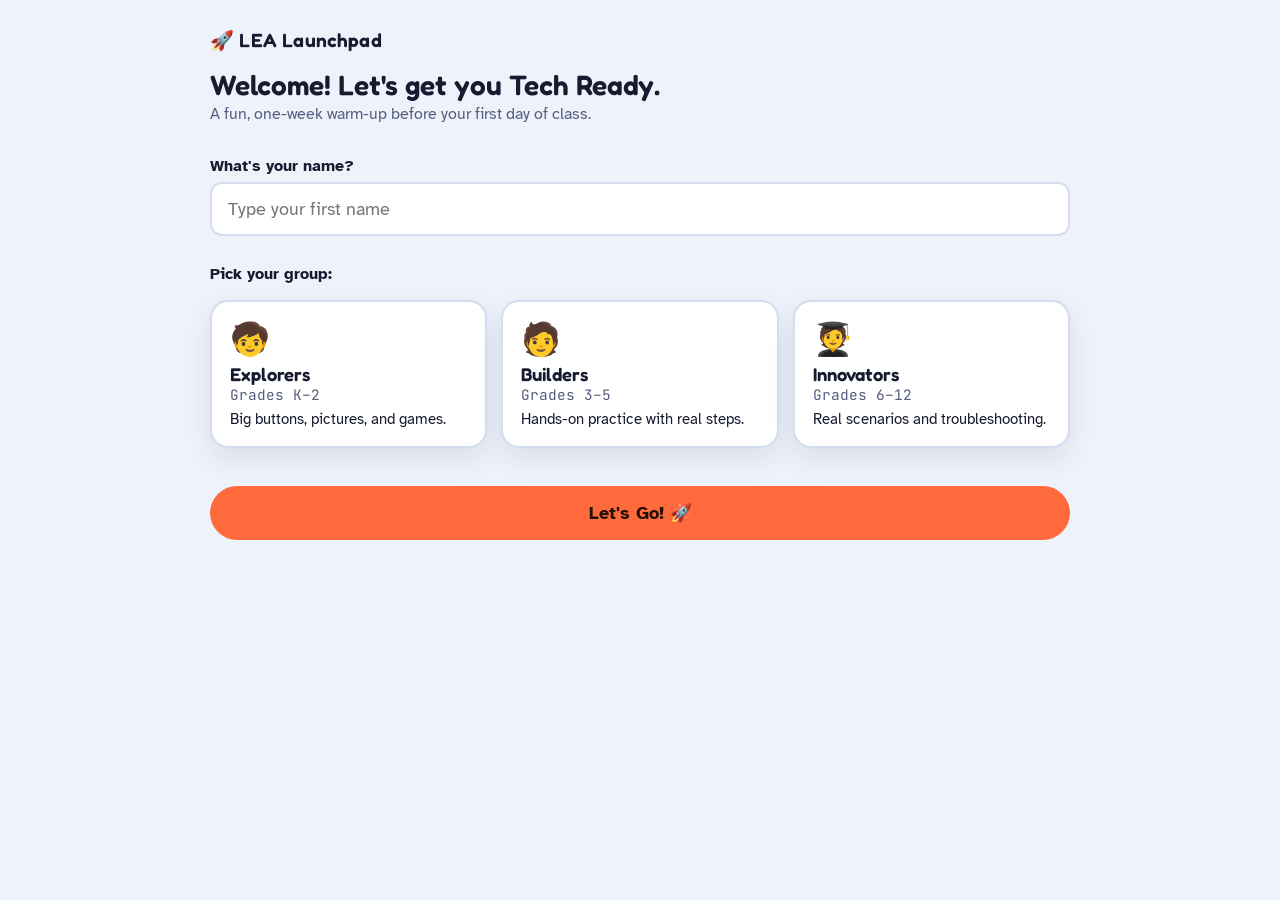
<file: index.html>
<!doctype html>
<html lang="en">
<head>
  <meta charset="UTF-8" />
  <meta name="viewport" content="width=device-width, initial-scale=1.0" />
  <title>LEA Launchpad</title>
  <link rel="preconnect" href="https://fonts.googleapis.com" />
  <link rel="preconnect" href="https://fonts.gstatic.com" crossorigin />
  <link href="https://fonts.googleapis.com/css2?family=Fredoka:wght@500;600;700&family=Atkinson+Hyperlegible:wght@400;700&family=JetBrains+Mono:wght@500;600&display=swap" rel="stylesheet" />
  <link rel="stylesheet" href="css/style.css" />
</head>
<body>
  <div id="app"></div>
  <script src="js/content.js"></script>
  <script src="js/app.js"></script>
</body>
</html>
</file>
<file: css/style.css>
/* ===== Design tokens =====
   Palette: a launch-morning sky — deep navy ground, warm flame accent
   for action, cool rocket-blue for progress/focus. Fredoka carries the
   playful headings; Atkinson Hyperlegible (built for reading ease) is
   the body face since this app is read by ages 5–18; JetBrains Mono
   sets the tabular counters and dates. */
:root {
  --paper: #eef2fb;
  --surface: #ffffff;
  --ink: #171b30;
  --ink-soft: #565d80;
  --line: #d6ddf0;
  --flame: #ff6a3d;
  --flame-dark: #e2501f;
  --rocket: #3454d1;
  --good: #17915f;
  --bad: #d6455c;
  --radius: 18px;
  --shadow: 0 10px 28px rgba(23, 27, 48, 0.09);
  --font-display: "Fredoka", "Segoe UI", sans-serif;
  --font-body: "Atkinson Hyperlegible", "Segoe UI", -apple-system, sans-serif;
  --font-mono: "JetBrains Mono", "SFMono-Regular", Consolas, monospace;
  color-scheme: light dark;
}
@media (prefers-color-scheme: dark) {
  :root:not([data-theme="light"]) {
    --paper: #0f1428;
    --surface: #171d38;
    --ink: #eef1fb;
    --ink-soft: #a7aecb;
    --line: #2b3260;
    --flame: #ff8a5c;
    --flame-dark: #ffa478;
    --rocket: #8fa4ff;
    --good: #4ad395;
    --bad: #ff7d90;
    --shadow: 0 10px 28px rgba(0, 0, 0, 0.45);
  }
}
:root[data-theme="dark"] {
  --paper: #0f1428;
  --surface: #171d38;
  --ink: #eef1fb;
  --ink-soft: #a7aecb;
  --line: #2b3260;
  --flame: #ff8a5c;
  --flame-dark: #ffa478;
  --rocket: #8fa4ff;
  --good: #4ad395;
  --bad: #ff7d90;
  --shadow: 0 10px 28px rgba(0, 0, 0, 0.45);
}

/* legacy aliases so component rules stay short */
:root { --bg: var(--paper); --text: var(--ink); --text-muted: var(--ink-soft); --border: var(--line); --primary: var(--rocket); --primary-dark: var(--flame); }

* { box-sizing: border-box; }
[hidden] { display: none !important; }
body {
  margin: 0;
  font-family: var(--font-body);
  background: var(--paper);
  color: var(--ink);
  -webkit-font-smoothing: antialiased;
}
#app { max-width: 900px; margin: 0 auto; padding-inline: 20px; padding-block: 28px 60px; }

.logo { font-family: var(--font-display); font-weight: 600; font-size: 1.2rem; letter-spacing: 0.01em; }
.sub { color: var(--ink-soft); margin-top: -8px; max-width: 62ch; }
h1 { font-family: var(--font-display); font-weight: 600; font-size: 1.75rem; margin: 10px 0 4px; text-wrap: balance; }

/* Buttons */
.btn {
  border: none;
  border-radius: 999px;
  padding: 12px 22px;
  font-size: 1rem;
  font-weight: 700;
  cursor: pointer;
  font-family: var(--font-body);
}
.btn:focus-visible { outline: 3px solid var(--rocket); outline-offset: 2px; }
.btn-primary { background: var(--flame); color: #241000; }
.btn-primary:hover { background: var(--flame-dark); }
.btn-big { font-size: 1.1rem; padding: 16px 28px; width: 100%; margin-top: 12px; }
.btn-link { background: transparent; color: var(--rocket); padding: 8px 4px; text-decoration: underline; font-weight: 600; }
.actions { display: flex; flex-wrap: wrap; gap: 12px; align-items: center; margin-top: 16px; }

/* Onboarding */
.onboarding { display: flex; flex-direction: column; gap: 6px; }
#nameInput {
  font-size: 1.1rem;
  font-family: var(--font-body);
  padding: 14px 16px;
  border-radius: 12px;
  border: 2px solid var(--line);
  background: var(--surface);
  color: var(--ink);
  margin-bottom: 12px;
}
#nameInput:focus-visible { outline: 3px solid var(--rocket); outline-offset: 1px; }
#nameInput.shake { animation: shake 0.4s; border-color: var(--bad); }
@keyframes shake { 0%,100%{transform:translateX(0)} 25%{transform:translateX(-6px)} 75%{transform:translateX(6px)} }
.field-label { font-weight: 700; margin-top: 10px; }

.band-grid { display: grid; grid-template-columns: repeat(auto-fit, minmax(220px, 1fr)); gap: 14px; margin: 10px 0 20px; }
.band-card {
  border: 2px solid var(--line);
  border-radius: var(--radius);
  background: var(--surface);
  padding: 18px;
  text-align: left;
  cursor: pointer;
  color: var(--ink);
  box-shadow: var(--shadow);
  font-family: var(--font-body);
}
.band-card:focus-visible { outline: 3px solid var(--rocket); outline-offset: 2px; }
.band-card.selected { border-color: var(--band-color, var(--rocket)); box-shadow: 0 0 0 3px color-mix(in srgb, var(--band-color, var(--rocket)) 30%, transparent); }
.band-emoji { font-size: 2rem; }
.band-label { font-family: var(--font-display); font-weight: 600; font-size: 1.15rem; margin-top: 4px; }
.band-grades { color: var(--ink-soft); font-size: 0.9rem; font-family: var(--font-mono); }
.band-blurb { margin-top: 6px; font-size: 0.92rem; }

/* Dashboard */
.top-bar { display: flex; justify-content: space-between; align-items: center; gap: 12px; flex-wrap: wrap; margin-bottom: 6px; }
.day-grid { display: grid; grid-template-columns: repeat(auto-fit, minmax(240px, 1fr)); gap: 16px; margin: 18px 0; }
.day-card {
  background: var(--surface);
  border-radius: var(--radius);
  padding: 18px;
  box-shadow: var(--shadow);
  border: 2px solid var(--line);
}
.day-card.clickable { cursor: pointer; }
.day-card.clickable:hover { border-color: var(--rocket); }
.day-card.locked { opacity: 0.65; }
.day-card.done { border-color: var(--good); }
.day-icon { font-size: 1.8rem; }
.day-title { font-family: var(--font-display); font-weight: 600; margin-top: 4px; }
.day-status { font-size: 0.85rem; color: var(--ink-soft); margin-top: 6px; font-family: var(--font-mono); }
.progress-bar { height: 8px; background: var(--line); border-radius: 999px; margin-top: 10px; overflow: hidden; }
.progress-fill { height: 100%; background: var(--rocket); transition: width 0.3s; }

/* Day / activity player */
.activity-header { margin-bottom: 16px; }
.stepper { display: flex; gap: 6px; margin: 10px 0; }
.step-dot { width: 12px; height: 12px; border-radius: 50%; background: var(--line); }
.step-dot.done { background: var(--good); }
.step-dot.active { outline: 2px solid var(--rocket); outline-offset: 2px; }
.activity-title { font-family: var(--font-display); font-weight: 600; margin: 4px 0 0; }
.activity-body { background: var(--surface); border-radius: var(--radius); padding: 20px; box-shadow: var(--shadow); }
.hint { color: var(--ink-soft); font-size: 0.9rem; margin-top: 0; }
.counter { color: var(--ink-soft); font-size: 0.85rem; margin: 10px 0; font-family: var(--font-mono); font-variant-numeric: tabular-nums; }

/* Flashcards */
.flashcard-wrap { display: flex; flex-direction: column; align-items: center; text-align: center; }
.flashcard {
  width: min(100%, 420px);
  min-height: 180px;
  border-radius: var(--radius);
  border: 2px solid var(--line);
  display: flex; align-items: center; justify-content: center;
  padding: 24px;
  cursor: pointer;
  font-size: 1.2rem;
  background: var(--paper);
  position: relative;
}
.flashcard:focus-visible { outline: 3px solid var(--rocket); outline-offset: 2px; }
.flashcard .flashcard-face.back { display: none; }
.flashcard.flipped .flashcard-face.front { display: none; }
.flashcard.flipped .flashcard-face.back { display: block; font-size: 1.05rem; }
.flashcard.flipped { background: color-mix(in srgb, var(--rocket) 14%, var(--surface)); border-color: var(--rocket); }

/* ===== Simulate (mock-screen practice) ===== */
.simulate-wrap { display: flex; flex-direction: column; align-items: center; text-align: center; gap: 4px; }
.sim-prompt { font-family: var(--font-display); font-weight: 600; font-size: 1.15rem; margin: 2px 0 10px; text-wrap: balance; }
.monitor-rig { width: 100%; max-width: 720px; margin: 0 auto; display: flex; flex-direction: column; align-items: center; }
.device-frame {
  width: 100%;
  background: linear-gradient(180deg, #2b3156, #171b30);
  border-radius: 14px;
  padding: 14px 14px 18px;
  box-shadow: var(--shadow);
  position: relative;
}
.device-frame::before {
  content: ""; display: block; width: 8px; height: 8px; border-radius: 50%;
  background: #4a5080; margin: 0 auto 10px;
}
.monitor-neck {
  width: 54px; height: 26px;
  background: linear-gradient(180deg, #262c4d, #1b2040);
  clip-path: polygon(20% 0, 80% 0, 100% 100%, 0% 100%);
}
.monitor-base {
  width: 180px; height: 12px;
  background: linear-gradient(180deg, #262c4d, #1b2040);
  border-radius: 999px;
  margin-top: -2px;
  box-shadow: var(--shadow);
}
.sim-stage {
  position: relative;
  aspect-ratio: 16 / 9;
  min-height: 260px;
  background: var(--surface);
  border-radius: 8px;
  overflow: hidden;
  color: var(--ink);
  text-align: left;
  font-family: var(--font-body);
  user-select: none;
}
.shake { animation: shake 0.4s; }

.sim-btn { border: none; border-radius: 50%; cursor: pointer; font-size: 1.4rem; background: var(--rocket); color: #fff; }
.sim-btn:focus-visible { outline: 3px solid var(--flame); outline-offset: 2px; }

/* login scene */
.login-off { position: absolute; inset: 0; background: #05070f; display: flex; align-items: center; justify-content: center; }
.power-btn { width: 68px; height: 68px; }
.login-screen { position: absolute; inset: 0; background: linear-gradient(160deg, #1b2354, #3454d1); display: flex; align-items: center; justify-content: center; }
.avatar-tile, .login-row { display: flex; flex-direction: column; align-items: center; gap: 10px; background: rgba(255,255,255,0.08); border: none; border-radius: 16px; padding: 22px 30px; cursor: pointer; color: #fff; }
.avatar-emoji { font-size: 2.6rem; }
.avatar-name { font-weight: 700; }
.password-field { background: rgba(255,255,255,0.15); border: none; border-radius: 999px; padding: 10px 20px; color: #fff; cursor: pointer; font-family: var(--font-mono); }
.signin-btn { width: 40px; height: 40px; margin-top: 4px; }
.welcome-msg { display: flex; align-items: center; justify-content: center; height: 280px; font-family: var(--font-display); font-weight: 600; font-size: 1.2rem; }

/* desktop scene */
.sim-desktop { background: linear-gradient(160deg, #3454d1, #1b2354); }
.desktop-icons { display: flex; gap: 18px; padding: 20px; flex-wrap: wrap; }
.desktop-icon { display: flex; flex-direction: column; align-items: center; gap: 4px; width: 76px; background: none; border: none; cursor: pointer; font-size: 2rem; color: #fff; }
.desktop-icon .icon-label { font-size: 0.72rem; font-weight: 600; }
.sim-window { position: absolute; inset: 28px 14px 14px; background: var(--surface); border-radius: 10px; box-shadow: 0 10px 26px rgba(0,0,0,0.35); display: flex; flex-direction: column; }
.sim-window-titlebar { display: flex; justify-content: space-between; align-items: center; padding: 8px 12px; background: var(--paper); border-bottom: 1px solid var(--line); border-radius: 10px 10px 0 0; font-weight: 700; font-size: 0.85rem; }
.sim-window-close { background: var(--bad); color: #fff; border: none; width: 22px; height: 22px; border-radius: 50%; cursor: pointer; font-size: 0.7rem; line-height: 1; }
.sim-window-body { flex: 1; padding: 16px; display: flex; gap: 16px; flex-wrap: wrap; align-content: flex-start; }
.sim-file { display: flex; flex-direction: column; align-items: center; gap: 4px; width: 74px; background: none; border: none; cursor: pointer; font-size: 2rem; color: var(--ink); padding: 6px; border-radius: 8px; }
.sim-file span:last-child { font-size: 0.68rem; font-weight: 600; }
.sim-file.selected { outline: 2px solid var(--rocket); background: color-mix(in srgb, var(--rocket) 12%, transparent); }
.browser-window-page { font-family: var(--font-mono); color: var(--ink-soft); }

/* browser scene */
.sim-browser { display: flex; flex-direction: column; }
.browser-chrome { display: flex; align-items: center; gap: 8px; padding: 10px 12px; background: var(--paper); border-bottom: 1px solid var(--line); }
.browser-btn { background: none; border: none; font-size: 1.1rem; cursor: pointer; color: var(--ink); border-radius: 8px; padding: 6px; }
.browser-btn.starred { color: var(--flame); }
.address-bar { flex: 1; background: var(--surface); border: 1px solid var(--line); border-radius: 999px; padding: 6px 14px; font-size: 0.85rem; color: var(--ink-soft); font-family: var(--font-mono); cursor: pointer; }
.browser-page { flex: 1; position: relative; padding: 20px; background: var(--surface); min-height: 220px; }
.browser-page h4 { font-family: var(--font-display); margin: 0 0 6px; }
.ad-popup { position: absolute; inset: auto 8% 16% 8%; background: linear-gradient(135deg, #ffd23f, #ff6a3d); color: #241000; border-radius: 14px; padding: 20px; text-align: center; box-shadow: 0 12px 30px rgba(0,0,0,0.3); font-weight: 700; }
.ad-close { position: absolute; top: 8px; right: 8px; background: rgba(0,0,0,0.25); color: #fff; border: none; width: 24px; height: 24px; border-radius: 50%; cursor: pointer; }
.ad-cta { display: block; margin: 12px auto 0; background: #241000; color: #fff; border: none; padding: 10px 18px; border-radius: 999px; font-weight: 700; cursor: pointer; }

/* video call scene */
.sim-videocall { background: #11162b; color: #fff; display: flex; flex-direction: column; }
.video-tile { flex: 1; min-height: 200px; display: flex; align-items: center; justify-content: center; font-size: 3.4rem; position: relative; }
.mute-badge, .hand-badge { position: absolute; bottom: 10px; background: var(--bad); padding: 4px 10px; border-radius: 999px; font-size: 0.75rem; font-family: var(--font-body); }
.hand-badge { background: var(--flame); bottom: auto; top: 10px; right: 10px; }
.call-toolbar { display: flex; justify-content: center; gap: 14px; padding: 14px; background: #0a0e1e; }
.call-btn { width: 48px; height: 48px; border-radius: 50%; border: none; background: #2b3260; color: #fff; font-size: 1.2rem; cursor: pointer; }
.call-btn.active-muted { background: var(--bad); }
.call-btn.active-on { background: var(--good); }
.call-btn.leave { background: var(--bad); }

/* classroom scene */
.sim-classroom { display: flex; flex-direction: column; gap: 14px; padding: 18px; }
.assignment-card { background: var(--paper); border: 2px solid var(--line); border-radius: 12px; padding: 14px; }
.assignment-title { font-weight: 700; margin-bottom: 10px; }
.assignment-actions { display: flex; gap: 10px; flex-wrap: wrap; }
.sim-action-btn { border: 2px solid var(--line); background: var(--surface); border-radius: 999px; padding: 8px 16px; font-weight: 700; cursor: pointer; color: var(--ink); font-family: var(--font-body); }
.sim-action-btn.done { border-color: var(--good); color: var(--good); }
.inbox-item { display: flex; align-items: center; gap: 10px; background: var(--surface); border: 2px solid var(--line); border-radius: 10px; padding: 10px 14px; cursor: pointer; }
.inbox-item .dot { width: 10px; height: 10px; border-radius: 50%; background: var(--rocket); flex-shrink: 0; }
.email-view { background: var(--surface); border: 2px solid var(--line); border-radius: 10px; padding: 14px; display: flex; flex-direction: column; gap: 10px; align-items: flex-start; }

/* Quiz */
.quiz-prompt { font-size: 1.1rem; font-weight: 700; }
.quiz-choices { display: flex; flex-direction: column; gap: 10px; margin: 12px 0; }
.quiz-choice { text-align: left; padding: 14px 16px; border-radius: 12px; border: 2px solid var(--line); background: var(--paper); color: var(--ink); cursor: pointer; font-size: 0.98rem; font-family: var(--font-body); }
.quiz-choice:focus-visible { outline: 3px solid var(--rocket); outline-offset: 2px; }
.quiz-choice.disabled { pointer-events: none; }
.quiz-choice.correct { border-color: var(--good); background: color-mix(in srgb, var(--good) 15%, var(--paper)); }
.quiz-choice.incorrect { border-color: var(--bad); background: color-mix(in srgb, var(--bad) 15%, var(--paper)); }
.feedback { font-weight: 700; margin: 8px 0; min-height: 1.3em; }
.feedback.good { color: var(--good); }
.feedback.bad { color: var(--bad); }

/* Celebration */
.celebrate { text-align: center; background: var(--surface); border-radius: var(--radius); padding: 40px 24px; box-shadow: var(--shadow); }
.celebrate h2 { font-family: var(--font-display); font-weight: 600; }
.confetti { font-size: 2.5rem; }

/* Certificate */
.certificate-screen { display: flex; flex-direction: column; align-items: center; }
.certificate {
  width: 100%; max-width: 700px; aspect-ratio: 1.4 / 1;
  border: 6px double var(--flame);
  border-radius: 12px;
  background: var(--surface);
  display: flex; align-items: center; justify-content: center;
  box-shadow: var(--shadow);
  padding: 20px;
}
.cert-inner { text-align: center; }
.cert-logo { font-family: var(--font-display); font-weight: 600; }
.cert-heading { font-family: var(--font-display); font-size: 1.6rem; font-weight: 600; margin: 14px 0 6px; }
.cert-sub { color: var(--ink-soft); }
.cert-name { font-family: var(--font-display); font-size: 2.1rem; font-weight: 600; color: var(--flame); margin: 6px 0; }
.cert-band { font-weight: 700; margin: 6px 0; color: var(--rocket); }
.cert-date { color: var(--ink-soft); margin-top: 10px; font-family: var(--font-mono); }
.cert-seal { font-size: 2rem; margin-top: 10px; }

@media print {
  .no-print { display: none !important; }
  body { background: white; }
  .certificate { box-shadow: none; }
}

@media (prefers-reduced-motion: reduce) {
  * { animation-duration: 0.001ms !important; transition-duration: 0.001ms !important; }
}

@media (max-width: 480px) {
  .cert-name { font-size: 1.5rem; }
  .cert-heading { font-size: 1.2rem; }
  .sim-window { inset: 24px 8px 8px; }
}
</file>
